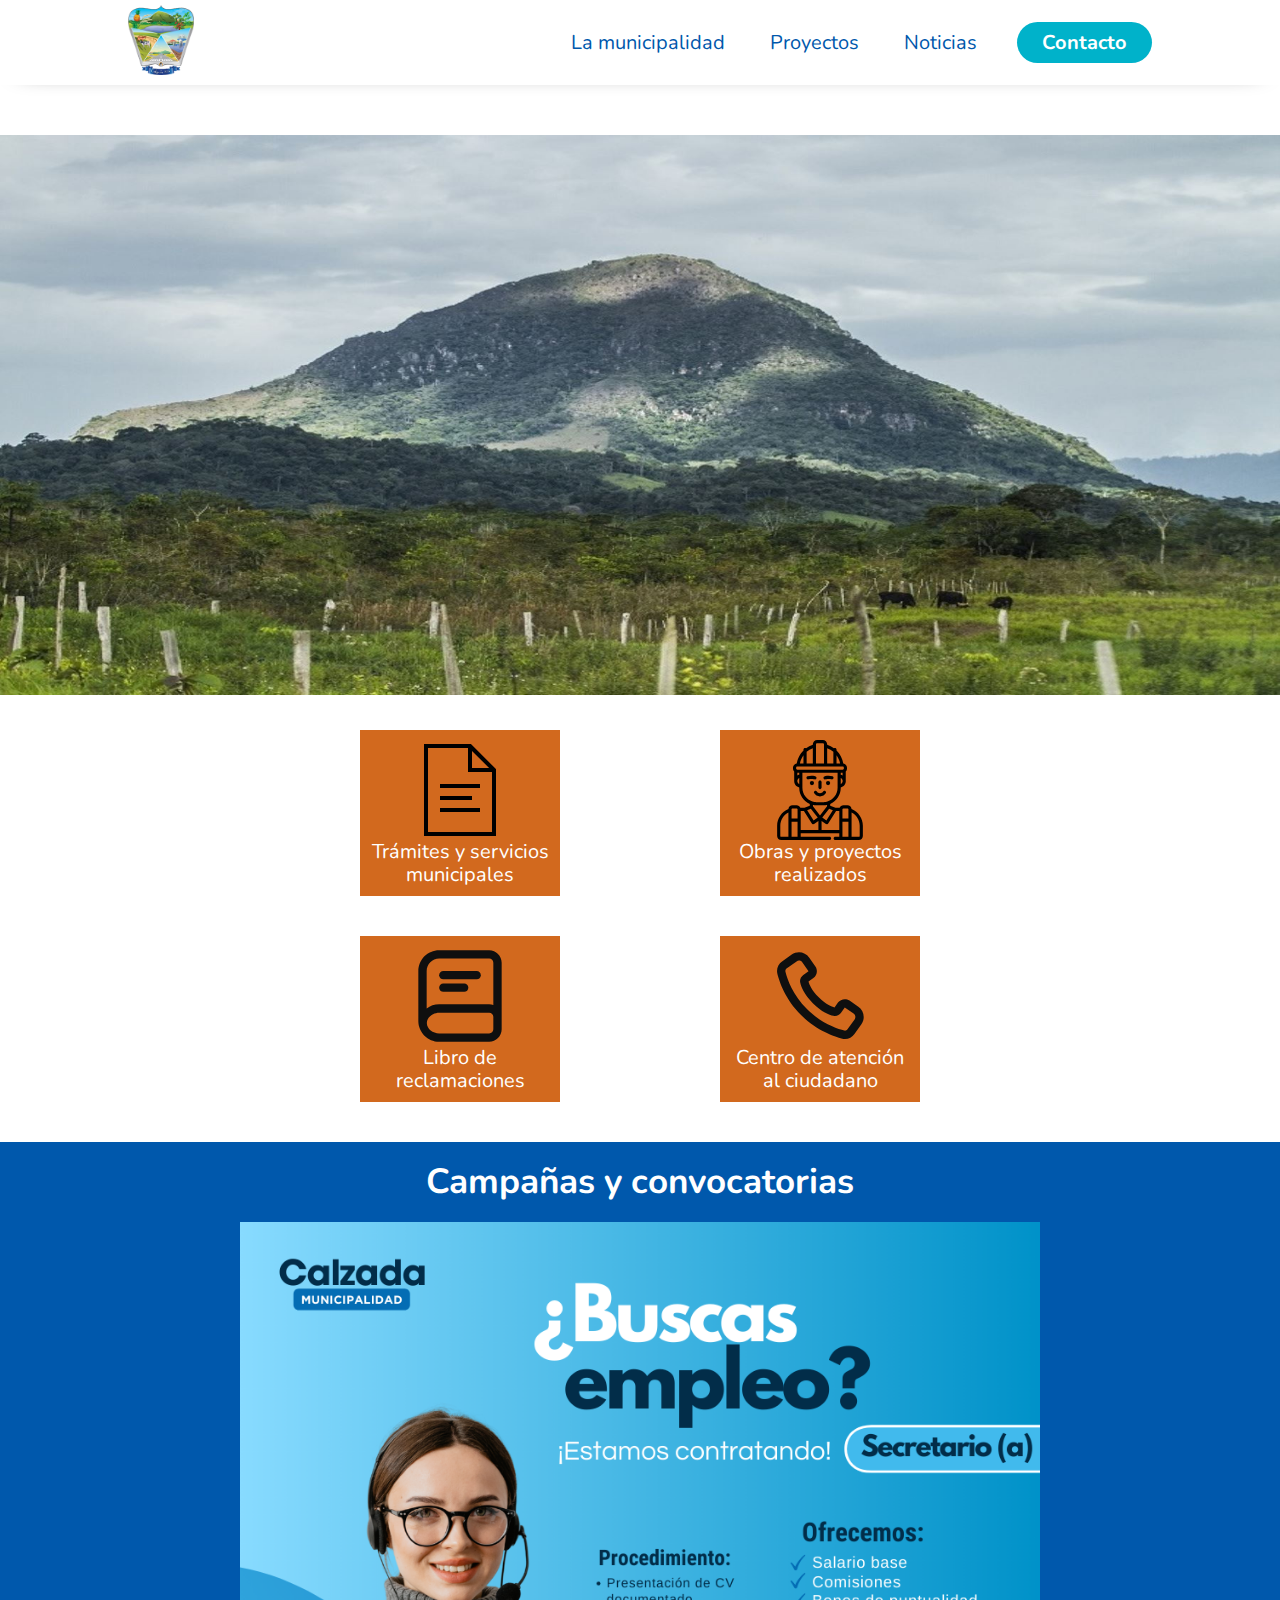
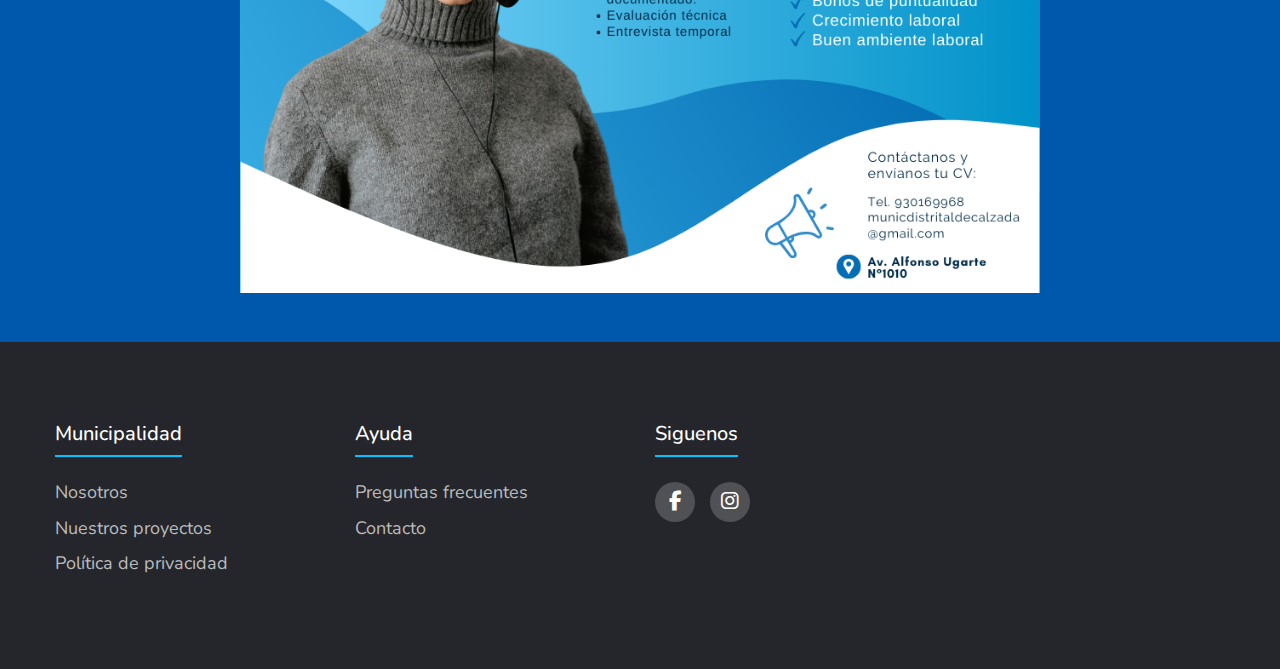
<file: index.html>
<!DOCTYPE html>
<html lang="es">
<head>
    <meta charset="UTF-8">
    <meta name="viewport" content="width=device-width, initial-scale=1.0">
    <title>Municipalidad Calzada</title>
    <link rel="stylesheet" href="css/estilos.css">
    <link rel="stylesheet" href="https://cdnjs.cloudflare.com/ajax/libs/font-awesome/6.2.1/css/all.min.css">
    
    <link rel="stylesheet" href="css/normalize.css">
    <link rel="shortcut icon" href="img/logo.png">
</head>
<body>
    <header class="header">
        <div class="logo">
            <img src="img/logo.png" alt="Logo del morro de calzada">
        </div>
        <nav>
            <ul class="nav-links">
                <li><a href="index.html">La municipalidad</a></li>
                <li><a href="proyectos.html">Proyectos</a></li>
                <li><a href="noticias.html">Noticias</a></li>
            </ul>
        </nav>
        <a class="btn" href="contacto.html"><button>Contacto</button></a>
        <a onclick="openNav()" class="menu" href="#"><button>Menu</button></a>

        <div class="overlay" id="mobile-menu">
            <a onclick="closeNav()" href="" class="close">&times;</a>
            <div class="overlay-content">
                <a href="index.html">La municipalidad</a>
                <a href="proyectos.html">Proyectos</a>
                <a href="#">Noticias</a>
                <a href="contacto.html">Contacto</a>
            </div>
        </div>
    </header>

    <div class="slider-frame">
        <ul>
            <li><img src="img/slider1.jpg" alt=""></li>
            <li><img src="img/slider2.jpg" alt=""></li>
            <li><img src="img/slider3.jpg" alt=""></li>
            <li><img src="img/slider4.jpg" alt=""></li>
        </ul>
    </div>
    <section class="botones">
        <div class="contenedor-botones">
            <a href="https://www.gob.pe/institucion/municalzada/tramites-y-servicios" class="btn-1"><img src="img/boton1.svg" alt="">Trámites y servicios municipales</a>
            <a href="proyectos.html" class="btn-1"><img src="img/boton2.svg" alt="">Obras y proyectos realizados</a>
        </div>

        <div class="contenedor-botones">
            <a href="https://facilita.gob.pe/t/1015" class="btn-1"><img src="img/boton3.svg" alt="">Libro de reclamaciones</a>
            <a href="https://www.gob.pe/municalzada" class="btn-1"><img src="img/boton4.svg" alt="">Centro de atención al ciudadano</a>
        </div>
    </section>

    <section class="anuncio">
        <h2>Campañas y convocatorias</h2>
        <div class="imagen-anuncio">
            <img src="img/empleo.png" alt="">
        </div>
    </section>

    <footer class="footer">
        <div class="container">
            <div class="footer-row">
                <div class="footer-links">
                    <h4>Municipalidad</h4>
                    <ul>
                        <li><a href="#">Nosotros</a></li>
                        <li><a href="proyectos.html">Nuestros proyectos</a></li>
                        <li><a href="#">Política de privacidad</a></li>
                    </ul>
                </div>

                <div class="footer-links">
                    <h4>Ayuda</h4>
                    <ul>
                        <li><a href="#">Preguntas frecuentes</a></li>
                        <li><a href="contacto.html">Contacto</a></li>
                    </ul>
                </div>

                <div class="footer-links">
                    <h4>Siguenos</h4>
                    <div class="social-link">
                        <a href="https://www.facebook.com/p/Municipalidad-Distrital-de-Calzada-Gesti%C3%B3n-2023-2026-Oficial-100088947232198/"><i class="fab fa-facebook-f"></i></a>
                        <a href="#"><i class="fab fa-instagram"></i></a>
                    </div>
                </div>
            </div>
        </div>

    </footer>

    <script type="text/javascript" src="js/nav.js"></script>
</body>
</html>
</file>
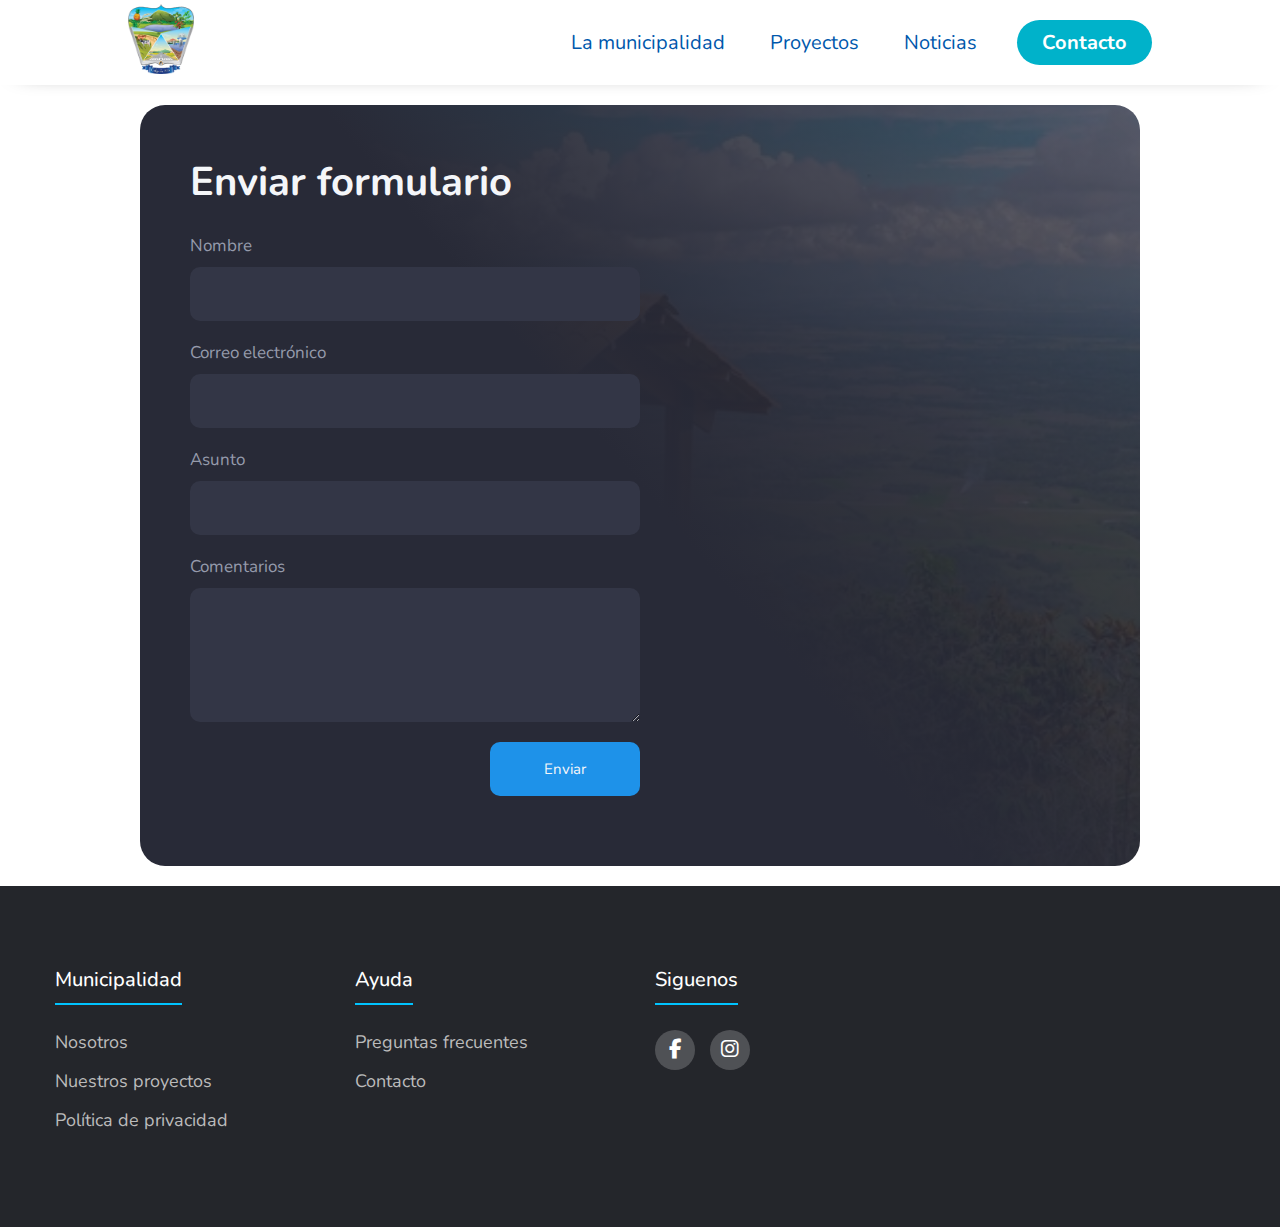
<file: contacto.html>
<!DOCTYPE html>
<html lang="es">
<head>
    <meta charset="UTF-8">
    <meta name="viewport" content="width=device-width, initial-scale=1.0">
    <title>Contacto</title>
    <link rel="stylesheet" href="css/estilos.css">
    <link rel="stylesheet" href="https://cdnjs.cloudflare.com/ajax/libs/font-awesome/6.2.1/css/all.min.css">
    <!--
    <link rel="stylesheet" href="css/normalize.css">-->
    <link rel="shortcut icon" href="img/logo.png">
</head>
<body>
    <header class="header">
        <div class="logo">
            <img src="img/logo.png" alt="Logo del morro de calzada">
        </div>
        <nav>
            <ul class="nav-links">
                <li><a href="index.html">La municipalidad</a></li>
                <li><a href="proyectos.html">Proyectos</a></li>
                <li><a href="#">Noticias</a></li>
            </ul>
        </nav>
        <a class="btn" href="contacto.html"><button>Contacto</button></a>
        <a onclick="openNav()" class="menu" href="#"><button>Menu</button></a>

        <div class="overlay" id="mobile-menu">
            <a onclick="closeNav()" href="" class="close">&times;</a>
            <div class="overlay-content">
                <a href="index.html">La municipalidad</a>
                <a href="proyectos.html">Proyectos</a>
                <a href="#">Noticias</a>
                <a href="contacto.html">Contacto</a>
            </div>
        </div>
    </header>

    <section class="centrar-formulario">
        <div class="form-content">
            <h2>Enviar formulario</h2>

            <form action="https://formsubmit.co/neiraabnerederly@gmail.com" method="POST">
                <label for="name">Nombre</label>
                <input type="text" name="name" id="name">
    
                <label for="email">Correo electrónico</label>
                <input type="email" name="email" id="email">
    
                <label for="subject">Asunto</label>
                <input type="text" name="subject" id="subject">
    
                <label for="coments">Comentarios</label>
                <textarea name="coments" id="coments" cols="30" rows="5"></textarea>
    
                <input class="btn-formulario" type="submit" value="Enviar">
            
                <input type="hidden" name="_next" value="http://127.0.0.1:50157/contacto.html">
                <input type="hidden" name="_captcha" value="false">
            
            </form>
        </div>
    </section>



    <footer class="footer">
        <div class="container">
            <div class="footer-row">
                <div class="footer-links">
                    <h4>Municipalidad</h4>
                    <ul>
                        <li><a href="#">Nosotros</a></li>
                        <li><a href="proyectos.html">Nuestros proyectos</a></li>
                        <li><a href="#">Política de privacidad</a></li>
                    </ul>
                </div>

                <div class="footer-links">
                    <h4>Ayuda</h4>
                    <ul>
                        <li><a href="#">Preguntas frecuentes</a></li>
                        <li><a href="contacto.html">Contacto</a></li>
                    </ul>
                </div>

                <div class="footer-links">
                    <h4>Siguenos</h4>
                    <div class="social-link">
                        <a href="https://www.facebook.com/p/Municipalidad-Distrital-de-Calzada-Gesti%C3%B3n-2023-2026-Oficial-100088947232198/"><i class="fab fa-facebook-f"></i></a>
                        <a href="#"><i class="fab fa-instagram"></i></a>
                    </div>
                </div>
            </div>
        </div>

    </footer>

    <script type="text/javascript" src="js/nav.js"></script>
</body>
</html>
</file>
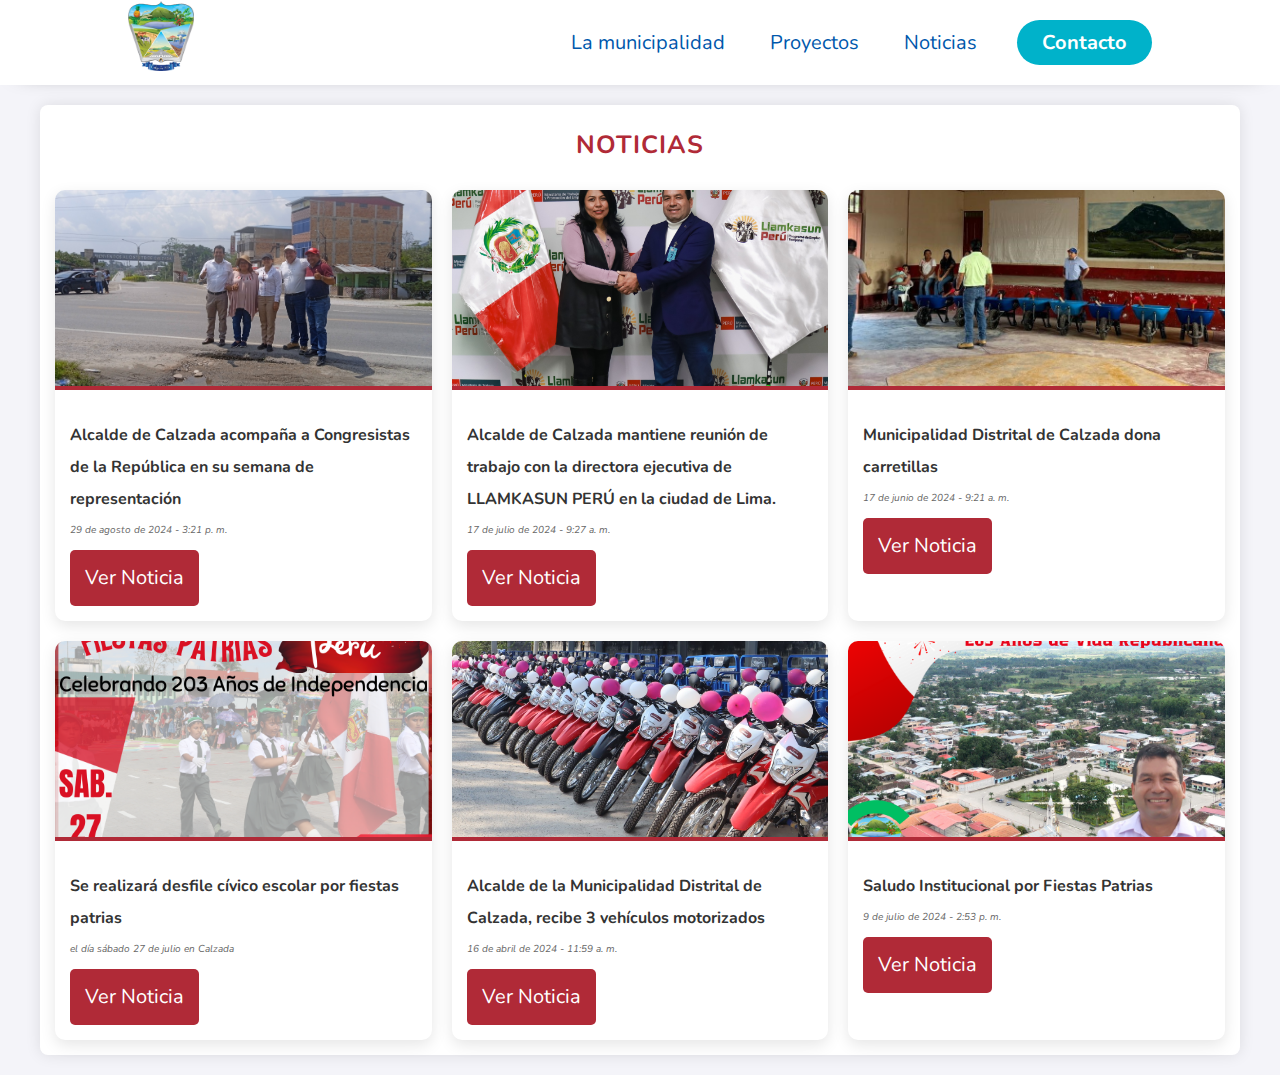
<file: noticias.html>
<!DOCTYPE html>
<html lang="es">
<head>
    <meta charset="UTF-8">
    <meta name="viewport" content="width=device-width, initial-scale=1.0">
    <title>Municipalidad Calzada</title>
    <link rel="stylesheet" href="css/noticias.css">
    <link rel="stylesheet" href="https://cdnjs.cloudflare.com/ajax/libs/font-awesome/6.2.1/css/all.min.css">
    <link rel="shortcut icon" href="img/logo.png">
</head>
<body>
    <header class="header">
        <div class="logo">
            <img src="img/logo.png" alt="Logo del morro de calzada">
        </div>
        <nav>
            <ul class="nav-links">
                <li><a href="#">La municipalidad</a></li>
                <li><a href="#">Proyectos</a></li>
                <li><a href="#">Noticias</a></li>
            </ul>
        </nav>
        <a class="btn" href="#"><button>Contacto</button></a>
        <a onclick="openNav()" class="menu" href="#"><button>Menu</button></a>

        <div class="overlay" id="mobile-menu">
            <a onclick="closeNav()" href="" class="close">&times;</a>
            <div class="overlay-content">
                <a href="#">La municipalidad</a>
                <a href="#">Proyectos</a>
                <a href="#">Noticias</a>
                <a href="#">Contacto</a>
            </div>
        </div>
    </header>
<main class="noticias-seccion contenedor">
    <h2 class="fw-300 centrar-texto titulo-noticias">NOTICIAS</h2>

    <div class="noticias-slider">
        <div class="noticia visible">
            <img class="imagen-noticias" src="img/noticia7.jpg" alt="Noticia 1">
            <div class="contenido-noticia">
                <h3>Alcalde de Calzada acompaña a Congresistas de la República en su semana de representación</h3>
                <p class="fecha-noticia">29 de agosto de 2024 - 3:21 p. m.</p>
                <a href="https://www.gob.pe/institucion/municalzada/noticias/1012007-alcalde-de-calzada-acompana-a-congresistas-de-la-republica-en-su-semana-de-representacion" class="boton-ver">Ver Noticia</a>
            </div>
        </div>

        <div class="noticia">
            <img class="imagen-noticias" src="img/noticia9.jpeg" alt="Noticia 2">
            <div class="contenido-noticia">
                <h3>Alcalde de Calzada mantiene reunión de trabajo con la directora ejecutiva de LLAMKASUN PERÚ en la ciudad de Lima.</h3>
                <p class="fecha-noticia">17 de julio de 2024 - 9:27 a. m.</p>
                <a href="https://www.gob.pe/institucion/municalzada/noticias/990031-alcalde-de-calzada-mantiene-reunion-de-trabajo-con-la-directora-ejecutiva-de-llamkasun-peru-en-la-ciudad-de-lima" class="boton-ver">Ver Noticia</a>
            </div>
        </div>

        <div class="noticia">
            <img class="imagen-noticias" src="img/noticia11.jpeg" alt="Noticia 3">
            <div class="contenido-noticia">
                <h3>Municipalidad Distrital de Calzada dona carretillas</h3>
                <p class="fecha-noticia">17 de junio de 2024 - 9:21 a. m.</p>
                <a href="https://www.gob.pe/institucion/municalzada/noticias/972991-municipalidad-distrital-de-calzada-dona-carretillas" class="boton-ver">Ver Noticia</a>
            </div>
        </div>

        <div class="noticia">
            <img class="imagen-noticias" src="img/noticia12.png" alt="Noticia 3">
            <div class="contenido-noticia">
                <h3>Se realizará desfile cívico escolar por fiestas patrias</h3>
                <p class="fecha-noticia">el día sábado 27 de julio en Calzada</p>
                <a href="https://www.gob.pe/institucion/municalzada/noticias/986210-se-realizara-desfile-civico-escolar-por-fiestas-patrias" class="boton-ver">Ver Noticia</a>
            </div>
        </div>

        <div class="noticia">
            <img class="imagen-noticias" src="img/noticia13.jpeg" alt="Noticia 3">
            <div class="contenido-noticia">
                <h3>Alcalde de la Municipalidad Distrital de Calzada, recibe 3 vehículos motorizados</h3>
                <p class="fecha-noticia">16 de abril de 2024 - 11:59 a. m.</p>
                <a href="https://www.gob.pe/institucion/municalzada/noticias/938655-alcalde-de-la-municipalidad-distrital-de-calzada-recibe-3-vehiculos-motorizados" class="boton-ver">Ver Noticia</a>
            </div>
        </div>

        <div class="noticia">
            <img class="imagen-noticias" src="img/noticia14.png" alt="Noticia 3">
            <div class="contenido-noticia">
                <h3>Saludo Institucional por Fiestas Patrias</h3>
                <p class="fecha-noticia">9 de julio de 2024 - 2:53 p. m.</p>
                <a href="https://www.gob.pe/institucion/municalzada/noticias/986196-saludo-institucional-por-fiestas-patrias" class="boton-ver">Ver Noticia</a>
            </div>
        </div>
    </div>

        <!-- Añadir más noticias si es necesario -->
    </div>
</main>
</file>
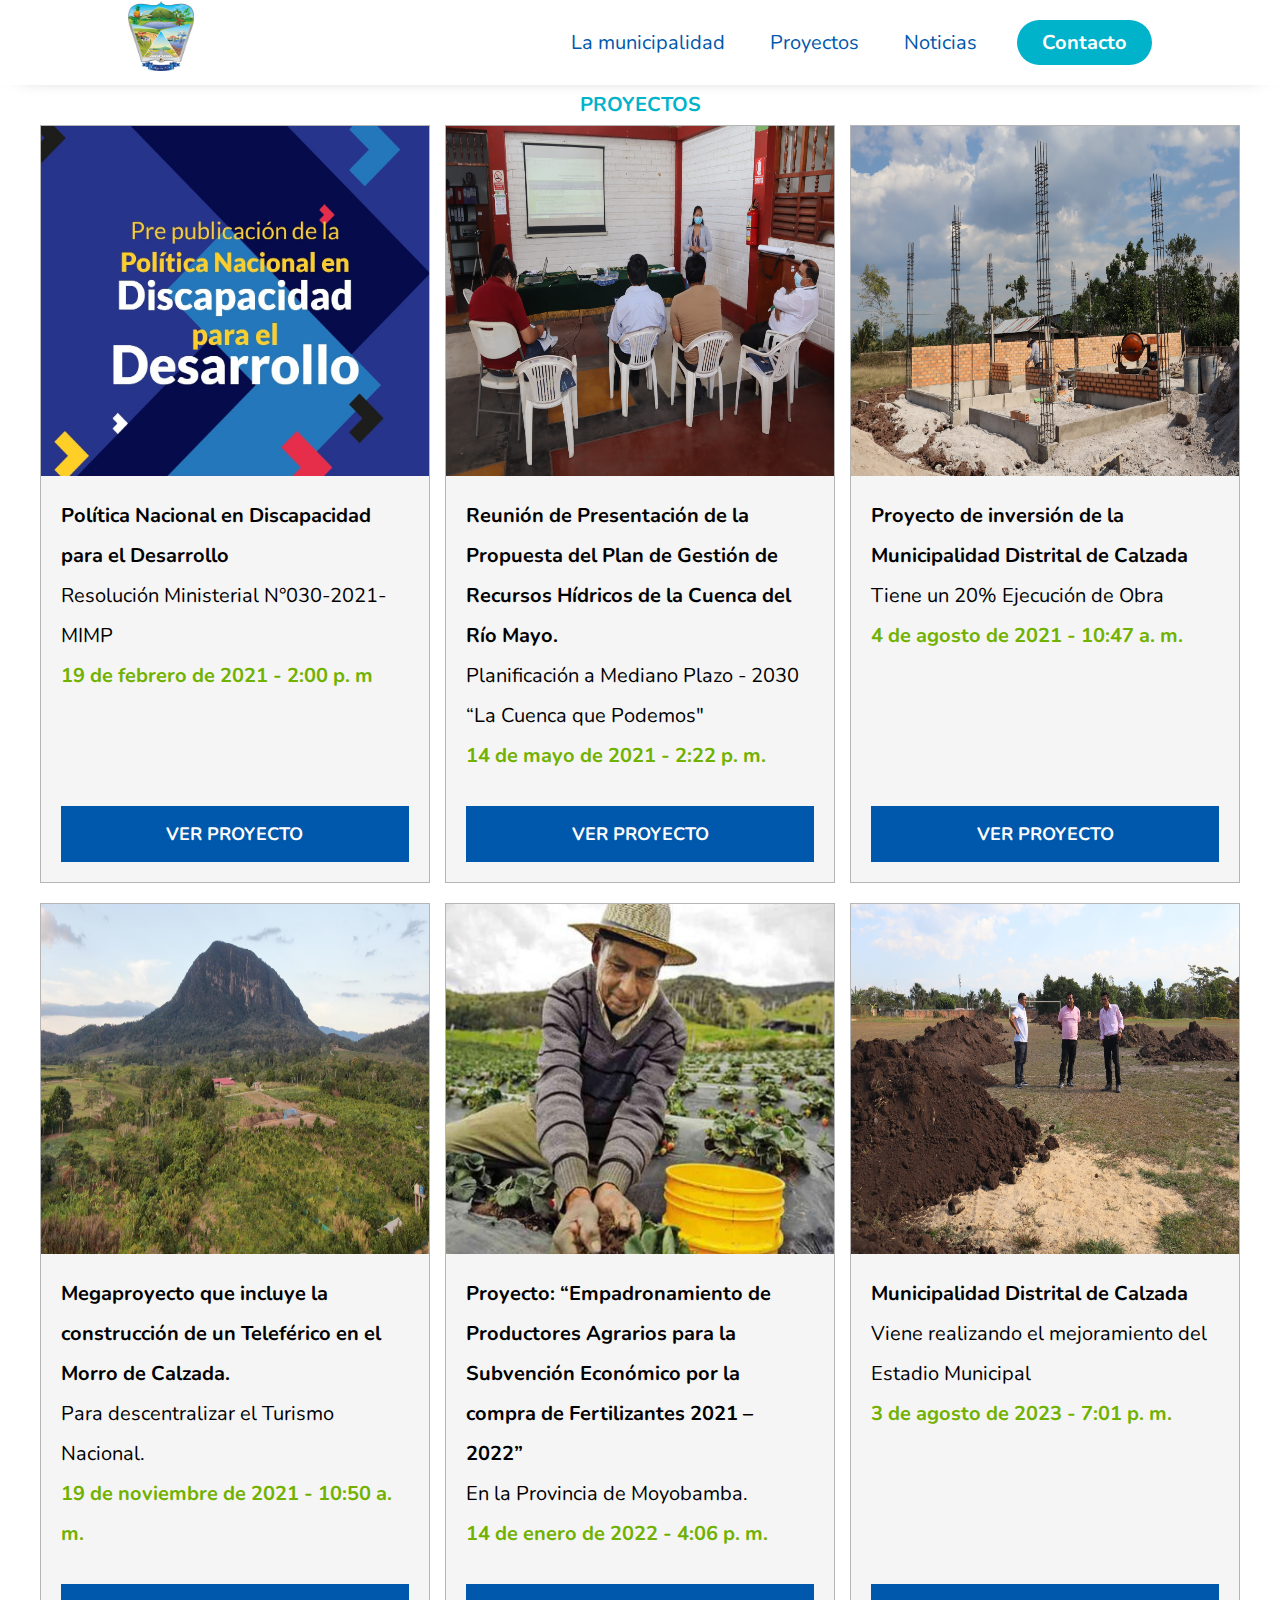
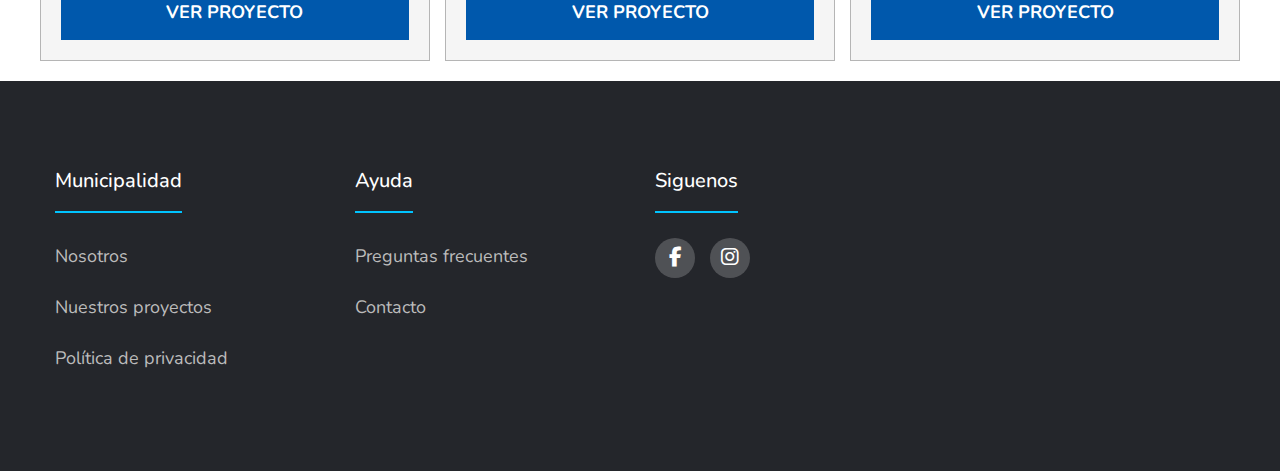
<file: proyectos.html>
<!DOCTYPE html>
<html lang="es">
<head>
    <meta charset="UTF-8">
    <meta name="viewport" content="width=device-width, initial-scale=1.0">
    <title>Municipalidad Calzada</title>
    <link rel="stylesheet" href="css/proyectos.css">
    <link rel="stylesheet" href="https://cdnjs.cloudflare.com/ajax/libs/font-awesome/6.2.1/css/all.min.css">
    <link rel="shortcut icon" href="img/logo.png">
</head>
<body>
    <header class="header">
        <div class="logo">
            <img src="img/logo.png" alt="Logo del morro de calzada">
        </div>
        <nav>
            <ul class="nav-links">
                <li><a href="index.html">La municipalidad</a></li>
                <li><a href="proyectos.html">Proyectos</a></li>
                <li><a href="#">Noticias</a></li>
            </ul>
        </nav>
        <a class="btn" href="contacto.html"><button>Contacto</button></a>
        <a onclick="openNav()" class="menu" href="#"><button>Menu</button></a>
        
        <div class="overlay" id="mobile-menu">
            <a onclick="closeNav()" href="" class="close">&times;</a>
            <div class="overlay-content">
                <a href="index.html">La municipalidad</a>
                <a href="proyectos.html">Proyectos</a>
                <a href="#">Noticias</a>
                <a href="contacto.html">Contacto</a>
            </div>
        </div>
    </header>

    <main class="seccion contenedor">
        <h2 class="fw-300 centrar-texto">PROYECTOS</h2>

        <div class="contenedor-anuncios">
            <div class="anuncio">
                <img class="imagen-proyectos" src="img/Noticia 1.jpeg" alt="Noticia 1">
                <div class="contenido-anuncio">
                    <h3>Política Nacional en Discapacidad para el Desarrollo</h3>
                    <p>Resolución Ministerial N°030-2021-MIMP</p>
                    <p class="precio">19 de febrero de 2021 - 2:00 p. m</p>
                    <br>
                    <br>
                    <a href="https://www.gob.pe/municalzada" class="boton boton-amarillo d-block">Ver Proyecto</a>
                </div>
            </div>

            <div class="anuncio">
                <img class="imagen-proyectos" src="img/Noticia 2.jfif" alt="Noticia 2">
                <div class="contenido-anuncio">
                    <h3>Reunión de Presentación de la Propuesta del Plan de Gestión de Recursos Hídricos de la Cuenca del Río Mayo.</h3>
                    <p>Planificación a Mediano Plazo - 2030 “La Cuenca que Podemos"</p>
                    <p class="precio">14 de mayo de 2021 - 2:22 p. m.</p>
                    <a href="https://www.gob.pe/municalzada" class="boton boton-amarillo d-block">Ver Proyecto</a>
                </div>
            </div>

            <div class="anuncio">
                <img class="imagen-proyectos" src="img/Noticia 3.jfif" alt="Noticia 3">
                <div class="contenido-anuncio">
                    <h3>Proyecto de inversión de la Municipalidad Distrital de Calzada</h3>
                    <p>Tiene un 20% Ejecución de Obra</p>
                    <p class="precio">4 de agosto de 2021 - 10:47 a. m.</p>
                    <br>
                    <br>
                    <br>
                    <a href="https://www.gob.pe/municalzada" class="boton boton-amarillo d-block">Ver Proyecto</a>
                </div><!--contenido anuncio-->
            </div> <!--anuncio-->

            <div class="anuncio">
                <img class="imagen-proyectos" src="img/Noticia 4.jfif" alt="Noticia 4">
                <div class="contenido-anuncio">
                    <h3>Megaproyecto que incluye la construcción de un Teleférico en el Morro de Calzada.</h3>
                    <p>Para descentralizar el Turismo Nacional.</p>
                    <p class="precio">19 de noviembre de 2021 - 10:50 a. m.</p>
                    <a href="https://www.gob.pe/municalzada" class="boton boton-amarillo d-block">Ver Proyecto</a>
                </div><!--contenido anuncio-->
            </div> <!--anuncio-->
        
            <div class="anuncio">
                <img class="imagen-proyectos" src="img/Noticia 5.jpg" alt="Noticia 5">
                <div class="contenido-anuncio">
                    <h3>Proyecto: “Empadronamiento de Productores Agrarios para la Subvención Económico por la compra de Fertilizantes 2021 – 2022”</h3>
                    <p>En la Provincia de Moyobamba.</p>
                    <p class="precio">14 de enero de 2022 - 4:06 p. m.</p>
                    <a href="https://www.gob.pe/municalzada" class="boton boton-amarillo d-block">Ver Proyecto</a>
                </div><!--contenido anuncio-->
            </div> <!--anuncio-->

            <div class="anuncio">
                <img class="imagen-proyectos" src="img/Noticia 6.jpg" alt="Noticia 6">
                <div class="contenido-anuncio">
                    <h3>Municipalidad Distrital de Calzada</h3>
                    <p>Viene realizando el mejoramiento del Estadio Municipal</p>
                    <p class="precio">3 de agosto de 2023 - 7:01 p. m.</p>
                    <br>
                    <br>
                    <br>
                    <a href="https://www.gob.pe/municalzada" class="boton boton-amarillo d-block">Ver Proyecto</a>
                </div><!--contenido anuncio-->
            </div> <!--anuncio-->
        </div>
    </main>

<!--SECCION NOTICIAS----------------------------------------------------------------------
    <main class="contenedor seccion contenido-centrado">
        <h1 class="fw-300 centrar-texto">PROYECTOS</h1>

        <article class="entrada-blog">
            <div class="imagen">
                <img class="imagen-proyectos" src="img/Noticia 1.jpeg" alt="Entrada de blog">
            </div>
            <div class="texto-entrada">
                <a href="entrada.html">
                    <h4>Política Nacional en Discapacidad para el Desarrollo</h4>
                </a>
                <p> <span> 19 de febrero de 2021 - 2:00 p. m </span> </p>
                <p>Resolución Ministerial N°030-2021-MIMP</p>
            </div>
        </article>


        <article class="entrada-blog">
            <div class="imagen">
                <img  class="imagen-proyectos" src="img/Noticia 2.jfif" alt="Entrada de blog">
            </div>
            <div class="texto-entrada">
                <a href="entrada.html">
                    <h4>Reunión de Presentación de la Propuesta del Plan de Gestión de Recursos Hídricos de la Cuenca del Río Mayo.</h4>
                </a>
                <p> <span> 14 de mayo de 2021 - 2:22 p. m.</span> </p>
                <p>Planificación a Mediano Plazo - 2030 “La Cuenca que Podemos"</p>
            </div>
        </article>


        <article class="entrada-blog">
            <div class="imagen">
                <img class="imagen-proyectos" src="img/Noticia 3.jfif" alt="Entrada de blog">
            </div>
            <div class="texto-entrada">
                <a href="entrada.html">
                    <h4>Proyecto de inversión de la Municipalidad Distrital de Calzada</h4>
                </a>
                <p> <span> 4 de agosto de 2021 - 10:47 a. m.</span> </p>
                <p>Tiene un 20% Ejecución de Obra</p>
            </div>
        </article>


        <article class="entrada-blog">
            <div class="imagen">
                <img class="imagen-proyectos" src="img/Noticia 4.jfif" alt="Entrada de blog">
            </div>
            <div class="texto-entrada">
                <a href="entrada.html">
                    <h4>Megaproyecto que incluye la construcción de un Teleférico en el Morro de Calzada.</h4>
                </a>
                <p> <span> 19 de noviembre de 2021 - 10:50 a. m.</span> </p>
                <p>Para descentralizar el Turismo Nacional.</p>
            </div>
        </article>


        <article class="entrada-blog">
            <div class="imagen">
                <img class="imagen-proyectos" src="img/Noticia 5.jpg" alt="Entrada de blog">
            </div>
            <div class="texto-entrada">
                <a href="entrada.html">
                    <h4>Proyecto: “Empadronamiento de Productores Agrarios para la Subvención Económico por la compra de Fertilizantes 2021 – 2022”</h4>
                </a>
                <p> <span> 14 de enero de 2022 - 4:06 p. m.</span> </p>
                <p>En la Provincia de Moyobamba</p>
            </div>
        </article>


        <article class="entrada-blog">
            <div class="imagen">
                <img class="imagen-proyectos" src="img/Noticia 6.jpg" alt="Entrada de blog">
            </div>
            <div class="texto-entrada">
                <a href="entrada.html">
                    <h4>Municipalidad Distrital de Calzada</h4>
                </a>
                <p> <span> 3 de agosto de 2023 - 7:01 p. m.</span> </p>
                <p>Viene realizando el mejoramiento del Estadio Municipal</p>
            </div>
        </article>

    </main>
    -->
    <footer class="footer">
        <div class="container">
            <div class="footer-row">
                <div class="footer-links">
                    <h4>Municipalidad</h4>
                    <ul>
                        <li><a href="#">Nosotros</a></li>
                        <li><a href="proyectos.html">Nuestros proyectos</a></li>
                        <li><a href="#">Política de privacidad</a></li>
                    </ul>
                </div>

                <div class="footer-links">
                    <h4>Ayuda</h4>
                    <ul>
                        <li><a href="#">Preguntas frecuentes</a></li>
                        <li><a href="contacto.html">Contacto</a></li>
                    </ul>
                </div>

                <div class="footer-links">
                    <h4>Siguenos</h4>
                    <div class="social-link">
                        <a href="https://www.facebook.com/p/Municipalidad-Distrital-de-Calzada-Gesti%C3%B3n-2023-2026-Oficial-100088947232198/"><i class="fab fa-facebook-f"></i></a>
                        <a href="#"><i class="fab fa-instagram"></i></a>
                    </div>
                </div>
            </div>
        </div>

    </footer>

    <script type="text/javascript" src="js/nav.js"></script>
</body>
</html>
</file>
<file: css/estilos.css>
@import url('https://fonts.googleapis.com/css2?family=Nunito:wght@400;800&display=swap');

*{
    box-sizing: border-box;
    margin: 0;
    padding: 0;
    font-family: 'Nunito', sans-serif;
    font-size: 20px;
    list-style: none;
    text-decoration: none;
}

body{
    background-color: #FFFFFF;
    min-width: 400px;
}

.header{
    background-color: #fff;
    display: flex;
    justify-content: flex-end;
    align-items: center;
    height: 85px;
    padding: 5px 10%;
    box-shadow: 0 4px 24px -22px black;
}

.header .logo{
    cursor: pointer;
    margin-right: auto;
}

.header .logo img{
    height: 70px;
    width: auto;
    transition: all 0.3s;
}

.header .logo img:hover{
    transform: scale(1.2);
}

.header .nav-links{
    list-style: none;
}

.header .nav-links li{
    display: inline-block;
    padding: 0 20px;    
}

.header .nav-links li:hover,
/**/.overlay a:hover{
    transform: scale(1.1);
    cursor: pointer;
    transition: all 0.3s ease 0s;
}

.header .nav-links a{
    font-size: 700;
    color: #0058AC; 
}

.header .nav-links a:hover{
    color: #00b2ca;
}

/**/.menu {
    display:none;
}

.header .btn button,
/**/.header .menu button{
    margin-left: 20px;
    font-weight: 700;
    color: #FFFFFF;
    padding: 9px 25px;
    background: #00b2ca;
    border: none;
    border-radius: 50px;
    cursor: pointer;
    transition: all 0.3s ease 0s;
}

.header .btn button:hover,
/**/.header .menu button:hover{
    background-color: #e2f1f8;
    color: #111111;
    transform: scale(1.1);
}


/**/@media screen and (max-width: 800px){
    .nav-links, .btn {
        display: none;
    }
    .menu {
        display: inherit;
    }
}



/*Nav Mobile*/

.header a{
    text-decoration: none;  
    /*borramos el que teniamos en .header .nav-links a*/ 
}

.header .overlay {
    height: 100%;
    width: 0;
    position: fixed;
    z-index: 1;
    left: 0;
    top: 0;
    background-color: rgba(33, 49, 63, .95);
    overflow: hidden;
    transition: all 0.3s ease 0s;
}

.header .overlay .overlay-content{
    display: flex;
    height: 100%;
    flex-direction: column;
    align-items: center;
    justify-content: center;    
}

.header .overlay a{
    padding: 15px;
    font-size: 36px;
    display: block;
    transition: all 0.3s ease 0s;
    font-weight: 700;
    color: #eceff1;
}

.header .overlay a:hover, 
.header .overlay a:focus{
    color: #ffbc0e;
}

.header .overlay .close{
    position: absolute;
    top: 20px;
    right: 45px;
    font-size: 65px;
}

@media screen and (max-height:450px) {
    .header .overlay a{
        font-size: 20px;
    }
    .header .overlay .close{
        font-size: 40px;
        top: 15px;
        right: 35px;
    }
}

/* Para el footer */

.container{
    max-width: 1200px;
    margin: 0 auto;
}

.footer{
    background-color: #24262B;
    padding: 80px 0;
}

.footer-row{
    display: flex;
    flex-wrap: wrap;
}

.footer-links{
    width: 25%;
    padding: 0 15px;
}

.footer-links h4{
    font-size: 20px;
    color: #FFFFFF;
    margin-bottom: 25px;
    font-weight: 500;
    border-bottom: 2px solid #00C3FF;
    padding-bottom: 10px;
    display: inline-block;
}

.footer-links ul li a{
    font-size: 18px;
    text-decoration: none;
    color: #BBBBBB;
    display: block;
    margin-bottom: 15px;
    transition: all .3s ease;
}

.footer-links ul li a:hover{
    color: #FFFFFF;
    padding-left: 6px;
}

.social-link a{
    display: inline-block;
    min-height: 40px;
    width: 40px;
    background-color: rgba(255, 255, 255, 0.2);
    margin: 0 10px 10px 0;
    text-align: center;
    line-height: 40px;
    border-radius: 50%;
    color: #FFFFFF;
    transition: all .5s ease;
}

.social-link a:hover{
    background-color: #00C3FF;
}

@media(max-width:991px){
    .footer-row{
        text-align: center;
    }

    .footer-links{
        width: 100%;
        margin-bottom: 30px;
    }
}

/*Para el slider */

.slider-frame{
    width: 1280px;
    height: auto;
    margin: 50px auto 0;
    overflow: hidden;
    margin-bottom: 30px;
}

.slider-frame ul{
    display: flex;
    padding: 0;
    width: 400%;
    animation: slide 16s infinite alternate ease-in-out;
}

.slider-frame li{
    list-style: none;
    width: 100%;   
}

.slider-frame img{
    width: 100%;
    height: 560px;
}

@keyframes slide{
    0% {margin-left: 0%;}
    20% {margin-left: 0%;}

    25% {margin-left: -100%;}
    45% {margin-left: -100%;}

    50% {margin-left: -200%;}
    70% {margin-left: -200%;}

    75% {margin-left: -300%;}
    95% {margin-left: -300%;}
}

/*Para el contenido principal*/

.contenedor-botones{
    display: flex;
    justify-content: center;
    background-color: #FFF;
    padding-bottom: 40px;
}

.contenedor-botones a{
    color: #fff;
    padding: 10px;
}



.btn-1{
    background-color: #D2691E;
    flex-direction: column;
    display: block;
    align-items: center;
    text-align: center;
    margin: 0 80px;
    max-width: 200px;
}

.btn-1 img{
    display: block;
    margin: auto;
    width: 100px;
    height: 100px;
}

/*Para el anuncio*/

.anuncio{
    background-color: #0058AC;
    height: 40rem;
    display: block;
}

.anuncio h2{
    text-align: center;
    font-size: 35px;
    padding-top: 20px;
    padding-bottom: 20px;
    color: #FFF;
}

.imagen-anuncio{
    display: block;
}

.imagen-anuncio img{
    width: 800px;
    height: auto;
    display: block;
    margin: auto;
}

/* Para el formulario*/

.centrar-formulario{
    padding-top: 20px;
    padding-bottom: 20px;
    display: flex;
    justify-content: center;
    align-items: center;
}

.form-content{
    background: linear-gradient(
        50deg,
        rgba(40,42,55,1) 50%,
        rgba(40,42,55,0.7)),
        url(/img/formulario.jpg);
    background-position: center;
    background-repeat: no-repeat;
    background-size: cover;
    padding: 50px;
    width: 1000px;
    border-radius: 25px;
}

.form-content h2{
    color: #F4F6F9;
    font-size: 40px;
    margin-bottom: 25px;
}

form{
    display: flex;
    flex-direction: column;
    width: 50%;
}

label{
    font-size: 17px;
    color: #959AAB;
    margin-bottom: 10px;
}

input , textarea{
    padding: 17px 14px;
    background-color: #333646;
    border: 0;
    font-size: 15px;
    color: #F4F6F9;
    margin-bottom: 20px;
    border-radius: 10px;
}

:focus{
    outline: 1px solid #1E92E9;
}

.btn-formulario{
    background-color: #1E92E9;
    width: 150px;
    align-self: flex-end;
    cursor: pointer;
}

.btn-formulario:hover{
    background-color: #219BF9;
}

@media(max-width:991px){
    .form-content{
        width: 100%;
    }

    form{
        width: 100%;
    }
}
</file>
<file: css/noticias.css>
@import url('https://fonts.googleapis.com/css2?family=Nunito:wght@400;800&display=swap');

*{
    box-sizing: border-box;
    margin: 0;
    padding: 0;
    font-family: 'Nunito', sans-serif;
    font-size: 20px;
    list-style: none
}

body{
    background-color: #FFFFFF;
    min-width: 400px;
}

.header{
    background-color: #fff;
    display: flex;
    justify-content: flex-end;
    align-items: center;
    height: 85px;
    padding: 5px 10%;
    box-shadow: 0 4px 24px -22px black;
}

.header .logo{
    cursor: pointer;
    margin-right: auto;
}

.header .logo img{
    height: 70px;
    width: auto;
    transition: all 0.3s;
}

.header .logo img:hover{
    transform: scale(1.2);
}

.header .nav-links{
    list-style: none;
}

.header .nav-links li{
    display: inline-block;
    padding: 0 20px;    
}

.header .nav-links li:hover,
/**/.overlay a:hover{
    transform: scale(1.1);
    cursor: pointer;
    transition: all 0.3s ease 0s;
}

.header .nav-links a{
    font-size: 700;
    color: #0058AC; 
}

.header .nav-links a:hover{
    color: #00b2ca;
}

/**/.menu {
    display:none;
}

.header .btn button,
/**/.header .menu button{
    margin-left: 20px;
    font-weight: 700;
    color: #FFFFFF;
    padding: 9px 25px;
    background: #00b2ca;
    border: none;
    border-radius: 50px;
    cursor: pointer;
    transition: all 0.3s ease 0s;
}

.header .btn button:hover,
/**/.header .menu button:hover{
    background-color: #e2f1f8;
    color: #111111;
    transform: scale(1.1);
}


/**/@media screen and (max-width: 800px){
    .nav-links, .btn {
        display: none;
    }
    .menu {
        display: inherit;
    }
}



/*Nav Mobile*/

.header a{
    text-decoration: none;  
    /*borramos el que teniamos en .header .nav-links a*/ 
}

.header .overlay {
    height: 100%;
    width: 0;
    position: fixed;
    z-index: 1;
    left: 0;
    top: 0;
    background-color: rgba(33, 49, 63, .95);
    overflow: hidden;
    transition: all 0.3s ease 0s;
}

.header .overlay .overlay-content{
    display: flex;
    height: 100%;
    flex-direction: column;
    align-items: center;
    justify-content: center;    
}

.header .overlay a{
    padding: 15px;
    font-size: 36px;
    display: block;
    transition: all 0.3s ease 0s;
    font-weight: 700;
    color: #eceff1;
}

.header .overlay a:hover, 
.header .overlay a:focus{
    color: #ffbc0e;
}

.header .overlay .close{
    position: absolute;
    top: 20px;
    right: 45px;
    font-size: 65px;
}

@media screen and (max-height:450px) {
    .header .overlay a{
        font-size: 20px;
    }
    .header .overlay .close{
        font-size: 40px;
        top: 15px;
        right: 35px;
    }
}

/*---------------------------------------------------*/
html{
    box-sizing: border-box;
    font-size: 62.5%;
}
body{
    font-family: 'Lato', sans-serif;
    font-size: 1.6rem;
    line-height: 2;    
}
img{
    max-width: 100%;
}
.seccion{
    margin-top:2rem;
    margin-bottom: 2rem;
}
.fw-300{
    font-size: 10000;
    color: #00b2ca;
}
.centrar-texto{
    text-align: center;
}
@media (min-width:768px) {
    .iconos-nosotros{
        display: flex;
        justify-content: space-between;
    }
}
.icono{
    text-align: center;
}
@media (min-width:768px) {
    .icono{
        flex-basis: calc(33.3% - 1rem);
    }
}
.icono h3{
    text-transform: uppercase;
}
@media (min-width:768px) {
    .contenedor-anuncios{
        display: flex;
        justify-content: space-between;
        flex-wrap: wrap;
    }
}
.anuncio{
    border: 1px solid #b5b5b5;
    background-color: #f5f5f5;
    margin-bottom: 2rem;
}
@media (min-width:768px) {
    .anuncio{
        flex: 0 0 calc(33.3% - 1rem); 
    }
}
.contenido-anuncio{
    padding: 2rem;
}
.contenido-anuncio h3, .contenido-anuncio p {
    margin: 0;
}
.precio{
    color: #71b100;
    font-weight: 700;
}
.iconos-caracteristicas{
    list-style: none;
    padding: 0;
    display: flex;
    justify-content: space-evenly;
    flex: 1;
    max-width: 500px;
}
.iconos-caracteristicas li{
    display: flex;
}
.iconos-caracteristicas li img{
    margin-right: 2rem;
}
.ver-todas{
    display: flex;
    justify-content: flex-end;
}
.d-block{
    display: block !important;
}
.contenido-centrado{
    max-width: 800px;
}
.boton{
    color: #ffffff; font-weight: 700;
    text-decoration: none; font-size: 1.8rem;
    padding: 1rem 3rem; margin-top: 3rem;
    display: inline-block; border:none;
    display: block; flex: 0 0 100%;
    text-align: center;
    text-transform: uppercase; 
}
@media (min-width: 768px) {
    .boton{
        display: inline-block; flex: 0 0 auto;
    }
}
.boton:hover{
    cursor: pointer;
}
.boton-amarillo{
    background-color: #0058AC;
}
.boton-verde{
    background-color: #71b100;
}
.imagen-proyectos{
    height: 350px;
    width: 500px;
    max-width: 100%;
    display: flex;
}
/*---------------------------------------------------*/
.contenedor{
    width: 95%;
    max-width: 120rem;
    margin: 0 auto;
}
.entrada-blog{
    margin-bottom: 2rem;
}
@media (min-width: 768px) {
    .entrada-blog{
        display: flex; justify-content: space-between;
    }    
}
.entrada-blog:last-of-type{
    margin-bottom: 0;
}
@media (min-width: 768px) {
    .entrada-blog .imagen{
        flex-basis: 40%;
    }
    .entrada-blog .texto-entrada{
        flex-basis: calc(60% - 3rem);
    }    
}
.texto-entrada a{
    color: #000000; text-decoration: none;
}
.texto-entrada h4{
    margin: 0; line-height: 1.4;
}
.texto-entrada h4::after{
    content: ''; display: block; width: 15rem; height: .5rem;
    background-color: #00b2ca; margin-top: 1rem; 
}
.texto-entrada span{
    color: #e08709;
}
/* Estilos Generales */
body {
    font-family: 'Arial', sans-serif;
    background-color: #f4f4f9;
    margin: 0;
    padding: 0;
    color: #333;
}

/* Contenedor de la sección de noticias */
.noticias-seccion {
    max-width: 1200px;
    margin: 2rem auto;
    padding: 1.5rem;
    background-color: #ffffff;
    border-radius: 8px;
    box-shadow: 0px 0px 15px rgba(0, 0, 0, 0.1);
}

/* Título de la sección */
.titulo-noticias {
    text-align: center;
    font-size: 2.5rem;
    color: #b02a37; /* Color distintivo de la municipalidad */
    margin-bottom: 2rem;
    letter-spacing: 1px;
}

/* Slider de noticias */
.noticias-slider {
    display: grid;
    grid-template-columns: repeat(auto-fill, minmax(300px, 1fr));
    gap: 2rem;
}

/* Estilo de cada tarjeta de noticia */
.noticia {
    background-color: #ffffff;
    border-radius: 10px;
    box-shadow: 0 5px 15px rgba(0, 0, 0, 0.1);
    overflow: hidden;
    transition: transform 0.3s ease, box-shadow 0.3s ease;
}

.noticia:hover {
    transform: translateY(-5px);
    box-shadow: 0 8px 20px rgba(0, 0, 0, 0.15);
}

/* Imagen de la noticia */
.imagen-noticias {
    width: 100%;
    height: 200px;
    object-fit: cover;
    border-bottom: 4px solid #b02a37;
}

/* Contenido de la noticia */
.contenido-noticia {
    padding: 1.5rem;
}

.contenido-noticia h3 {
    font-size: 1.6rem;
    color: #333;
    margin-bottom: 0.5rem;
}

.contenido-noticia p {
    font-size: 1rem;
    color: #666;
    margin-bottom: 1rem;
}

.fecha-noticia {
    font-size: 0.9rem;
    color: #777;
    font-style: italic;
}

/* Botón Ver Proyecto */
.boton-ver {
    display: inline-block;
    padding: 0.8rem 1.5rem;
    background-color: #b02a37;
    color: white;
    text-align: center;
    text-decoration: none;
    border-radius: 5px;
    transition: background-color 0.3s ease;
}

.boton-ver:hover {
    background-color: #900024;
}

/* Estilo responsivo para móviles */
@media (max-width: 768px) {
    .noticias-slider {
        grid-template-columns: 1fr;
    }

    .imagen-noticias {
        height: 150px;
    }
}

/*---------------------------------------------------*/

/* Para el footer */

.container{
    max-width: 1200px;
    margin: 0 auto;
}

.footer{
    background-color: #24262B;
    padding: 80px 0;
    
}

.footer-row{
    display: flex;
    flex-wrap: wrap;
}

.footer-links{
    width: 25%;
    padding: 0 15px;
}

.footer-links h4{
    font-size: 20px;
    color: #FFFFFF;
    margin-bottom: 25px;
    font-weight: 500;
    border-bottom: 2px solid #00C3FF;
    padding-bottom: 10px;
    display: inline-block;
}

.footer-links ul li a{
    font-size: 18px;
    text-decoration: none;
    color: #BBBBBB;
    display: block;
    margin-bottom: 15px;
    transition: all .3s ease;
}

.footer-links ul li a:hover{
    color: #FFFFFF;
    padding-left: 6px;
}

.social-link a{
    display: inline-block;
    min-height: 40px;
    width: 40px;
    background-color: rgba(255, 255, 255, 0.2);
    margin: 0 10px 10px 0;
    text-align: center;
    line-height: 40px;
    border-radius: 50%;
    color: #FFFFFF;
    transition: all .5s ease;
}

.social-link a:hover{
    background-color: #00C3FF;
}

@media(max-width:991px){
    .footer-row{
        text-align: center;
    }

    .footer-links{
        width: 100%;
        margin-bottom: 30px;
    }
}
</file>
<file: css/proyectos.css>
@import url('https://fonts.googleapis.com/css2?family=Nunito:wght@400;800&display=swap');

*{
    box-sizing: border-box;
    margin: 0;
    padding: 0;
    font-family: 'Nunito', sans-serif;
    font-size: 20px;
    list-style: none
}

body{
    background-color: #FFFFFF;
    min-width: 400px;
}

.header{
    background-color: #fff;
    display: flex;
    justify-content: flex-end;
    align-items: center;
    height: 85px;
    padding: 5px 10%;
    box-shadow: 0 4px 24px -22px black;
}

.header .logo{
    cursor: pointer;
    margin-right: auto;
}

.header .logo img{
    height: 70px;
    width: auto;
    transition: all 0.3s;
}

.header .logo img:hover{
    transform: scale(1.2);
}

.header .nav-links{
    list-style: none;
}

.header .nav-links li{
    display: inline-block;
    padding: 0 20px;    
}

.header .nav-links li:hover,
/**/.overlay a:hover{
    transform: scale(1.1);
    cursor: pointer;
    transition: all 0.3s ease 0s;
}

.header .nav-links a{
    font-size: 700;
    color: #0058AC; 
}

.header .nav-links a:hover{
    color: #00b2ca;
}

/**/.menu {
    display:none;
}

.header .btn button,
/**/.header .menu button{
    margin-left: 20px;
    font-weight: 700;
    color: #FFFFFF;
    padding: 9px 25px;
    background: #00b2ca;
    border: none;
    border-radius: 50px;
    cursor: pointer;
    transition: all 0.3s ease 0s;
}

.header .btn button:hover,
/**/.header .menu button:hover{
    background-color: #e2f1f8;
    color: #111111;
    transform: scale(1.1);
}


/**/@media screen and (max-width: 800px){
    .nav-links, .btn {
        display: none;
    }
    .menu {
        display: inherit;
    }
}



/*Nav Mobile*/

.header a{
    text-decoration: none;  
    /*borramos el que teniamos en .header .nav-links a*/ 
}

.header .overlay {
    height: 100%;
    width: 0;
    position: fixed;
    z-index: 1;
    left: 0;
    top: 0;
    background-color: rgba(33, 49, 63, .95);
    overflow: hidden;
    transition: all 0.3s ease 0s;
}

.header .overlay .overlay-content{
    display: flex;
    height: 100%;
    flex-direction: column;
    align-items: center;
    justify-content: center;    
}

.header .overlay a{
    padding: 15px;
    font-size: 36px;
    display: block;
    transition: all 0.3s ease 0s;
    font-weight: 700;
    color: #eceff1;
}

.header .overlay a:hover, 
.header .overlay a:focus{
    color: #ffbc0e;
}

.header .overlay .close{
    position: absolute;
    top: 20px;
    right: 45px;
    font-size: 65px;
}

@media screen and (max-height:450px) {
    .header .overlay a{
        font-size: 20px;
    }
    .header .overlay .close{
        font-size: 40px;
        top: 15px;
        right: 35px;
    }
}

/*---------------------------------------------------*/
html{
    box-sizing: border-box;
    font-size: 62.5%;
}
body{
    font-family: 'Lato', sans-serif;
    font-size: 1.6rem;
    line-height: 2;    
}
img{
    max-width: 100%;
}
.seccion{
    margin-top:2rem;
    margin-bottom: 2rem;
}
.fw-300{
    font-size: 10000;
    color: #00b2ca;
}
.centrar-texto{
    text-align: center;
}
@media (min-width:768px) {
    .iconos-nosotros{
        display: flex;
        justify-content: space-between;
    }
}
.icono{
    text-align: center;
}
@media (min-width:768px) {
    .icono{
        flex-basis: calc(33.3% - 1rem);
    }
}
.icono h3{
    text-transform: uppercase;
}
@media (min-width:768px) {
    .contenedor-anuncios{
        display: flex;
        justify-content: space-between;
        flex-wrap: wrap;
    }
}
.anuncio{
    border: 1px solid #b5b5b5;
    background-color: #f5f5f5;
    margin-bottom: 2rem;
}
@media (min-width:768px) {
    .anuncio{
        flex: 0 0 calc(33.3% - 1rem); 
    }
}
.contenido-anuncio{
    padding: 2rem;
}
.contenido-anuncio h3, .contenido-anuncio p {
    margin: 0;
}
.precio{
    color: #71b100;
    font-weight: 700;
}
.iconos-caracteristicas{
    list-style: none;
    padding: 0;
    display: flex;
    justify-content: space-evenly;
    flex: 1;
    max-width: 500px;
}
.iconos-caracteristicas li{
    display: flex;
}
.iconos-caracteristicas li img{
    margin-right: 2rem;
}
.ver-todas{
    display: flex;
    justify-content: flex-end;
}
.d-block{
    display: block !important;
}
.contenido-centrado{
    max-width: 800px;
}
.boton{
    color: #ffffff; font-weight: 700;
    text-decoration: none; font-size: 1.8rem;
    padding: 1rem 3rem; margin-top: 3rem;
    display: inline-block; border:none;
    display: block; flex: 0 0 100%;
    text-align: center;
    text-transform: uppercase; 
}
@media (min-width: 768px) {
    .boton{
        display: inline-block; flex: 0 0 auto;
    }
}
.boton:hover{
    cursor: pointer;
}
.boton-amarillo{
    background-color: #0058AC;
}
.boton-verde{
    background-color: #71b100;
}
.imagen-proyectos{
    height: 350px;
    width: 500px;
    max-width: 100%;
    display: flex;
}
/*---------------------------------------------------*/
.contenedor{
    width: 95%;
    max-width: 120rem;
    margin: 0 auto;
}
.entrada-blog{
    margin-bottom: 2rem;
}
@media (min-width: 768px) {
    .entrada-blog{
        display: flex; justify-content: space-between;
    }    
}
.entrada-blog:last-of-type{
    margin-bottom: 0;
}
@media (min-width: 768px) {
    .entrada-blog .imagen{
        flex-basis: 40%;
    }
    .entrada-blog .texto-entrada{
        flex-basis: calc(60% - 3rem);
    }    
}
.texto-entrada a{
    color: #000000; text-decoration: none;
}
.texto-entrada h4{
    margin: 0; line-height: 1.4;
}
.texto-entrada h4::after{
    content: ''; display: block; width: 15rem; height: .5rem;
    background-color: #00b2ca; margin-top: 1rem; 
}
.texto-entrada span{
    color: #e08709;
}
/*---------------------------------------------------*/

/* Para el footer */

.container{
    max-width: 1200px;
    margin: 0 auto;
}

.footer{
    background-color: #24262B;
    padding: 80px 0;
    
}

.footer-row{
    display: flex;
    flex-wrap: wrap;
}

.footer-links{
    width: 25%;
    padding: 0 15px;
}

.footer-links h4{
    font-size: 20px;
    color: #FFFFFF;
    margin-bottom: 25px;
    font-weight: 500;
    border-bottom: 2px solid #00C3FF;
    padding-bottom: 10px;
    display: inline-block;
}

.footer-links ul li a{
    font-size: 18px;
    text-decoration: none;
    color: #BBBBBB;
    display: block;
    margin-bottom: 15px;
    transition: all .3s ease;
}

.footer-links ul li a:hover{
    color: #FFFFFF;
    padding-left: 6px;
}

.social-link a{
    display: inline-block;
    min-height: 40px;
    width: 40px;
    background-color: rgba(255, 255, 255, 0.2);
    margin: 0 10px 10px 0;
    text-align: center;
    line-height: 40px;
    border-radius: 50%;
    color: #FFFFFF;
    transition: all .5s ease;
}

.social-link a:hover{
    background-color: #00C3FF;
}

@media(max-width:991px){
    .footer-row{
        text-align: center;
    }

    .footer-links{
        width: 100%;
        margin-bottom: 30px;
    }
}
</file>
